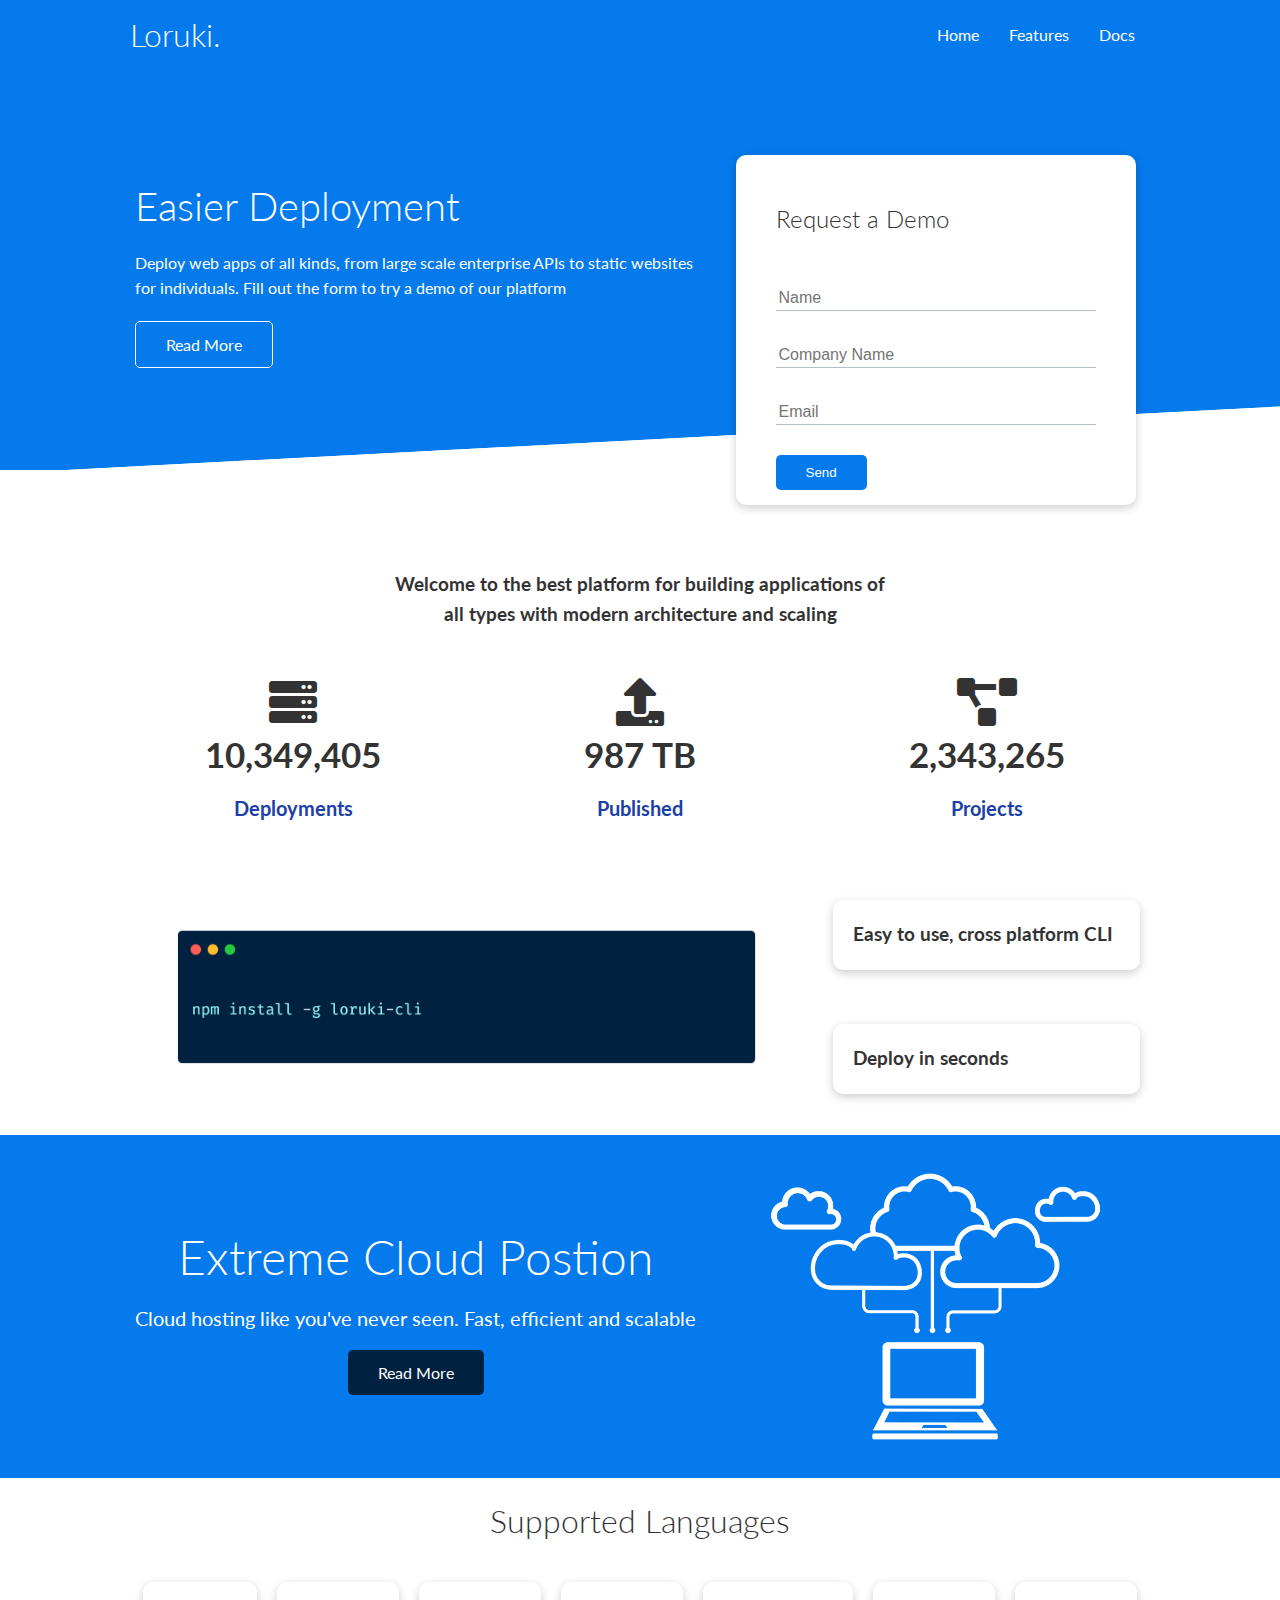
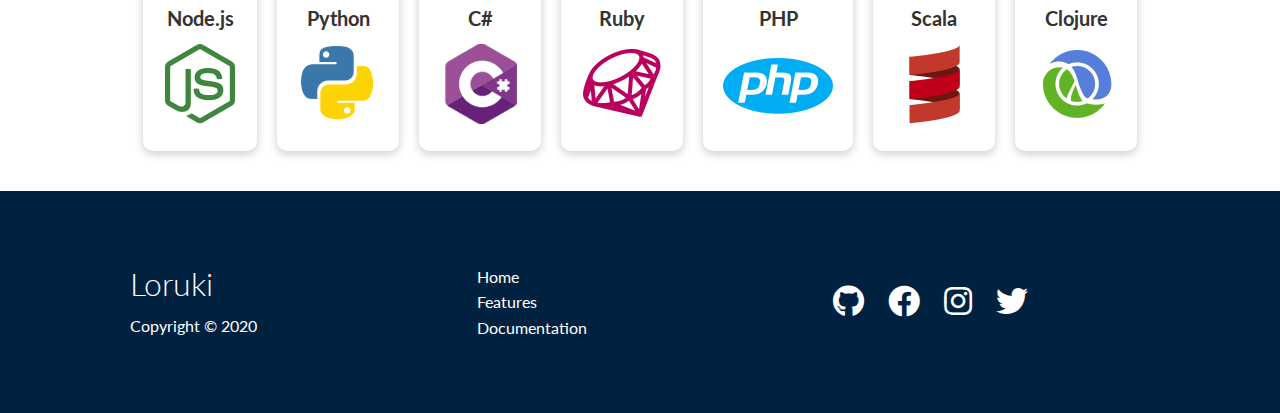
<file: index.html>
<!DOCTYPE html>
<html lang="en">
<head>
   <meta charset="UTF-8">
   <meta name="viewport" content="width=device-width, initial-scale=1.0">
   <link rel="stylesheet" href="utilities.css">
   <link rel="stylesheet" href="style.css">
   <link rel="stylesheet" href="https://cdnjs.cloudflare.com/ajax/libs/font-awesome/5.15.2/css/all.min.css">
   <link rel="shortcut icon" href="img/favicon.png">
   <title>Loruki | Cloud Hosting For Everyone</title>
   <!-- YouTube | https://www.youtube.com/watch?v=p0bGHP-PXD4&t=217s -->
   <!-- GitHub | https://github.com/bradtraversy/loruki-website -->
</head>
<body>
   <!-- Navbar | 4:24 -->
   <div class="navbar">
      <div class="container flex">
         <h1 class="logo">Loruki.</h1>
         <nav>
            <ul>
               <li><a href="index.html">Home</a></li>
               <li><a href="features.html">Features</a></li>
               <li><a href="documentation.html">Docs</a></li>
            </ul>
         </nav>
      </div>
   </div>

   <!-- Showcase | 16:24 -->
   <section class="showcase">
      <div class="container grid">
         <div class="showcase-text">
            <h1>Easier Deployment</h1>
            <p>Deploy web apps of all kinds, from large scale enterprise APIs to static websites for individuals. Fill out the form to try a demo of our platform</p>
            <a href="features.html" class="btn btn-outline">Read More</a>
         </div>
         <div class="showcase-form card">
            <h2>Request a Demo</h2>
            <form name="contact" method="POST" data-netlify="true" netlify-honeypot="bot-field">
               <input type="hidden" name="form-name" value="contact">
               <p class="hidden">
                  <label>Don't fill this out if you're human: <input name="bot-field" /></label>
               </p>
               <div class="form-control">
                  <input type="text" name="name" placeholder="Name" required>
               </div>
               <div class="form-control">
                  <input type="text" name="companay" placeholder="Company Name" required>
               </div>
               <div class="form-control">
                  <input type="email" name="email" placeholder="Email" required>
               </div>
               <input type="submit" value="Send" class="btn btn-primary">
            </form>
         </div>
      </div>
   </section>

   <!-- Stats | 39:53 -->
   <section class="stats">
      <div class="container">
         <h3 class="stats-heading text-center my-1">Welcome to the best platform for building applications of all types with modern architecture and scaling</h3>
         <div class="grid grid-3 text-center my-4">
            <div>
               <i class="fas fa-server fa-3x"></i>
               <h3>10,349,405</h3>
               <p class="text-secondary">Deployments</p>
            </div>
            <div>
               <i class="fas fa-upload fa-3x"></i>
               <h3>987 TB</h3>
               <p class="text-secondary">Published</p>
            </div>
            <div>
               <i class="fas fa-project-diagram fa-3x"></i>
               <h3>2,343,265</h3>
               <p class="text-secondary">Projects</p>
            </div>
         </div>
      </div>
   </section>

   <!-- CLI | 53:30 -->
   <section class="cli">
      <div class="container grid">
         <img src="img/cli.png" alt="">
         <div class="card">
            <h3>Easy to use, cross platform CLI</h3>
         </div>
         <div class="card">
            <h3>Deploy in seconds</h3>
         </div>
      </div>
   </section>

   <!-- Cloud | 57:42 -->
   <section class="cloud bg-primary my-2 py-2">
      <div class="container grid">
         <div class="text-center">
            <h2 class="lg">Extreme Cloud Postion</h2>
            <p class="lead my-1">Cloud hosting like you've never seen. Fast, efficient and scalable</p>
            <a href="features.html" class="btn btn-dark">Read More</a>
         </div>
         <img src="img/cloud.png" alt="">
      </div>
   </section>

   <!-- Languages | 1:05:41 -->
   <section class="languages">
      <h2 class="md text-center my-2">Supported Languages</h2>
      <div class="container flex">
         <div class="card">
            <h4>Node.js</h4>
            <img src="img/logos/node.png">
         </div>
         <div class="card">
            <h4>Python</h4>
            <img src="img/logos/python.png">
         </div>
         <div class="card">
            <h4>C#</h4>
            <img src="img/logos/csharp.png">
         </div>
         <div class="card">
            <h4>Ruby</h4>
            <img src="img/logos/ruby.png">
         </div>
         <div class="card">
            <h4>PHP</h4>
            <img src="img/logos/php.png">
         </div>
         <div class="card">
            <h4>Scala</h4>
            <img src="img/logos/scala.png">
         </div>
         <div class="card">
            <h4>Clojure</h4>
            <img src="img/logos/clojure.png">
         </div>
      </div>
   </section>

   <!-- Footer | 1:10:05 -->
   <footer class="footer bg-dark py-5">
      <div class="container grid grid-3">
         <div>
            <h1>Loruki</h1>
            <p>Copyright &copy; 2020</p>
         </div>
         <nav>
            <ul>
               <li><a href="index.html">Home</a></li>
               <li><a href="features.html">Features</a></li>
               <li><a href="documentation.html">Documentation</a></li>
            </ul>
         </nav>
         <div class="social">
            <a href="#"><i class="fab fa-github fa-2x"></i></a>
            <a href="#"><i class="fab fa-facebook fa-2x"></i></a>
            <a href="#"><i class="fab fa-instagram fa-2x"></i></a>
            <a href="#"><i class="fab fa-twitter fa-2x"></i></a>
         </div>
      </div>
   </footer>
</body>
</html>
</file>
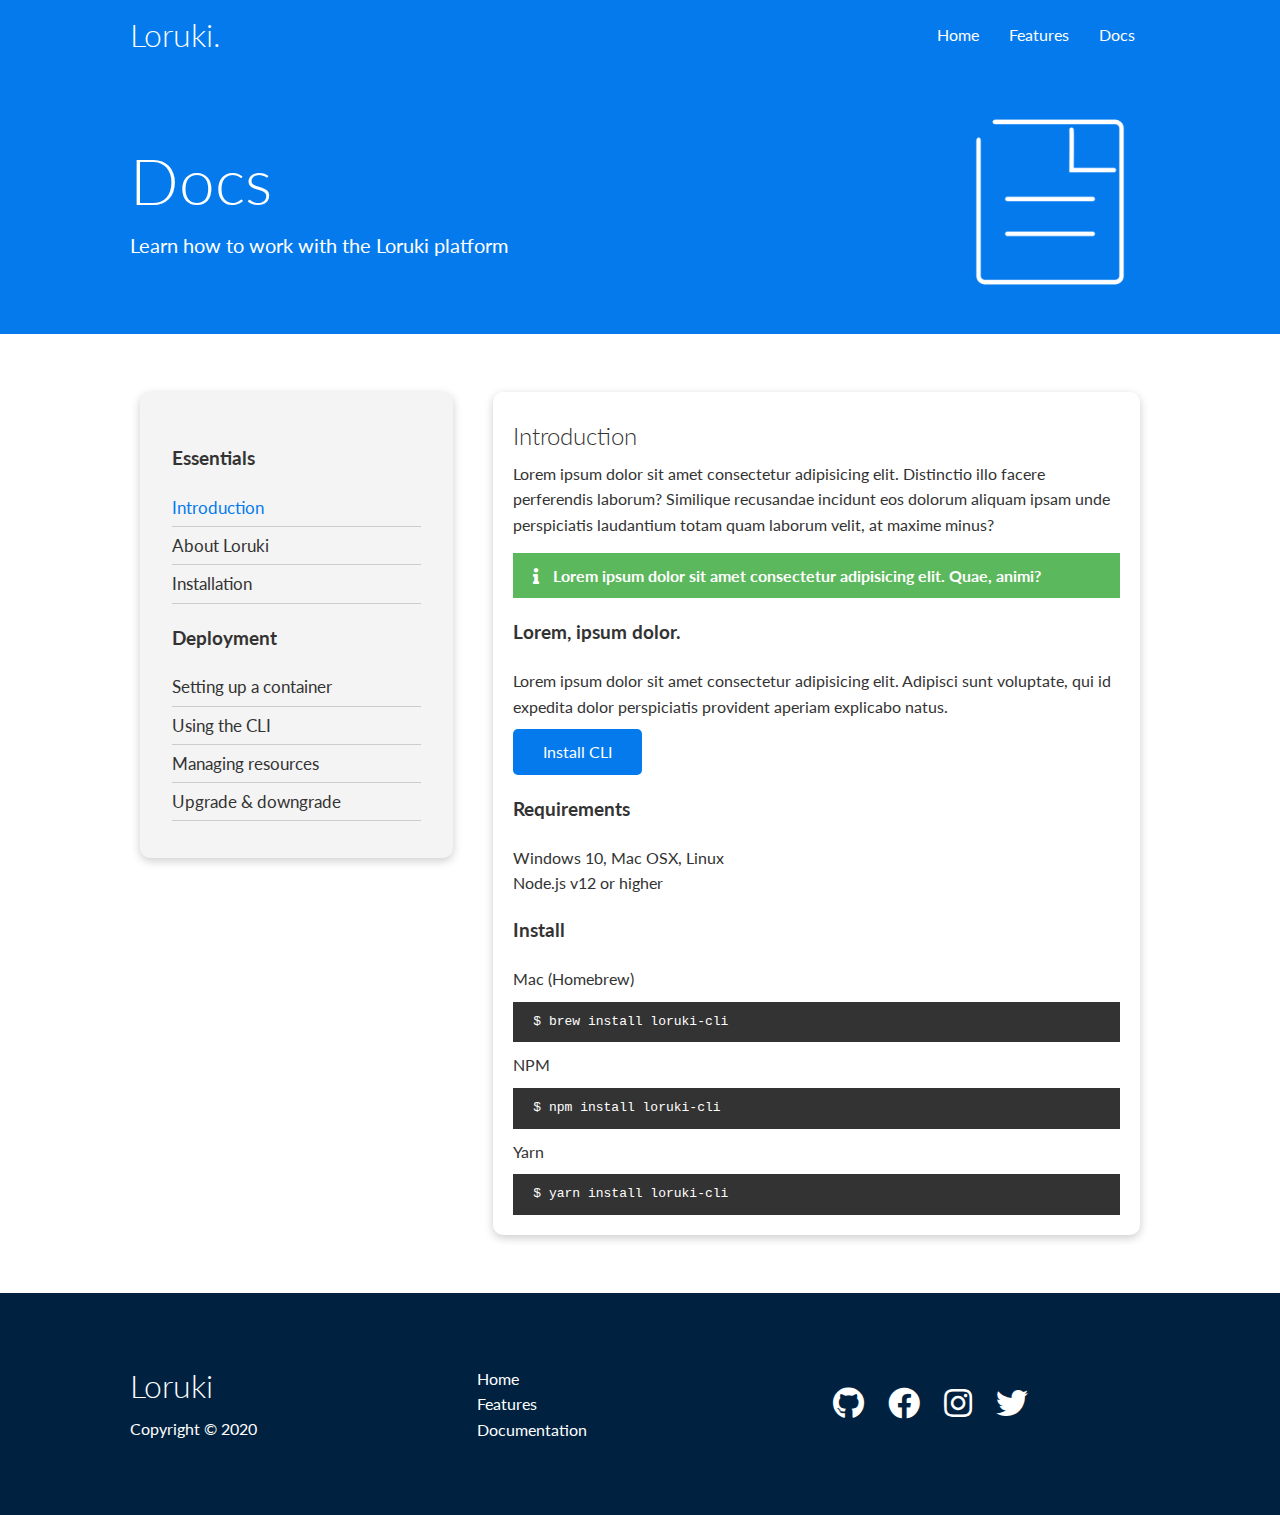
<file: documentation.html>
<!DOCTYPE html>
<html lang="en">
<head>
   <meta charset="UTF-8">
   <meta name="viewport" content="width=device-width, initial-scale=1.0">
   <link rel="stylesheet" href="utilities.css">
   <link rel="stylesheet" href="style.css">
   <link rel="stylesheet" href="https://cdnjs.cloudflare.com/ajax/libs/font-awesome/5.15.2/css/all.min.css">
   <link rel="shortcut icon" href="img/favicon.png">
   <title>Loruki | Cloud Hosting For Everyone</title>
   <!-- YouTube | https://www.youtube.com/watch?v=p0bGHP-PXD4&t=217s -->
   <!-- GitHub | https://github.com/bradtraversy/loruki-website -->
</head>
<body>
   <div class="navbar">
      <div class="container flex">
         <h1 class="logo">Loruki.</h1>
         <nav>
            <ul>
               <li><a href="index.html">Home</a></li>
               <li><a href="features.html">Features</a></li>
               <li><a href="documentation.html">Docs</a></li>
            </ul>
         </nav>
      </div>
   </div>

   <!-- Head | 1:33:10 -->
   <section class="docs-head bg-primary py-3">
       <div class="container grid">
           <div>
               <h1 class="xl">Docs</h1>
               <p class="lead">Learn how to work with the Loruki platform</p>
           </div>
           <img src="img/docs.png" alt="">
       </div>
   </section>

   <!-- Docs main | 1:34:12 -->
   <section class="docs-main my-4">
       <div class="container grid">
           <div class="card bg-light p-3">
               <h3 class="my-2">Essentials</h3>
               <nav>
                   <ul>
                       <li><a class="text-primary" href="#">Introduction</a></li>
                       <li><a href="#">About Loruki</a></li>
                       <li><a href="#">Installation</a></li>
                   </ul>
               </nav>
               <h3 class="my-2">Deployment</h3>
               <nav>
                   <ul>
                       <li><a href="#">Setting up a container</a></li>
                       <li><a href="#">Using the CLI</a></li>
                       <li><a href="#">Managing resources</a></li>
                       <li><a href="#">Upgrade & downgrade</a></li>
                   </ul>
               </nav>
           </div>
           <div class="card">
               <h2>Introduction</h2>
               <p>Lorem ipsum dolor sit amet consectetur adipisicing elit. Distinctio illo facere perferendis laborum? Similique recusandae incidunt eos dolorum aliquam ipsam unde perspiciatis laudantium totam quam laborum velit, at maxime minus?</p>
               <div class="alert alert-success">
                   <i class="fas fa-info"></i> Lorem ipsum dolor sit amet consectetur adipisicing elit. Quae, animi?
               </div>
               <h3>Lorem, ipsum dolor.</h3>
               <p>Lorem ipsum dolor sit amet consectetur adipisicing elit. Adipisci sunt voluptate, qui id expedita dolor perspiciatis provident aperiam explicabo natus.</p>
               <a href="#" class="btn btn-primary">Install CLI</a>
               <h3>Requirements</h3>
               <ul>
                   <li>Windows 10, Mac OSX, Linux</li>
                   <li>Node.js v12 or higher</li>
               </ul>
               <h3>Install</h3>
               <p>Mac (Homebrew)</p>
               <pre><code>$ brew install loruki-cli</code></pre>
               <p>NPM</p>
               <pre><code>$ npm install loruki-cli</code></pre>
               <p>Yarn</p>
               <pre><code>$ yarn install loruki-cli</code></pre>
           </div>
       </div>
   </section>


   <footer class="footer bg-dark py-5">
      <div class="container grid grid-3">
         <div>
            <h1>Loruki</h1>
            <p>Copyright &copy; 2020</p>
         </div>
         <nav>
            <ul>
               <li><a href="index.html">Home</a></li>
               <li><a href="features.html">Features</a></li>
               <li><a href="documentation.html">Documentation</a></li>
            </ul>
         </nav>
         <div class="social">
            <a href="#"><i class="fab fa-github fa-2x"></i></a>
            <a href="#"><i class="fab fa-facebook fa-2x"></i></a>
            <a href="#"><i class="fab fa-instagram fa-2x"></i></a>
            <a href="#"><i class="fab fa-twitter fa-2x"></i></a>
         </div>
      </div>
   </footer>
</body>
</html>
</file>
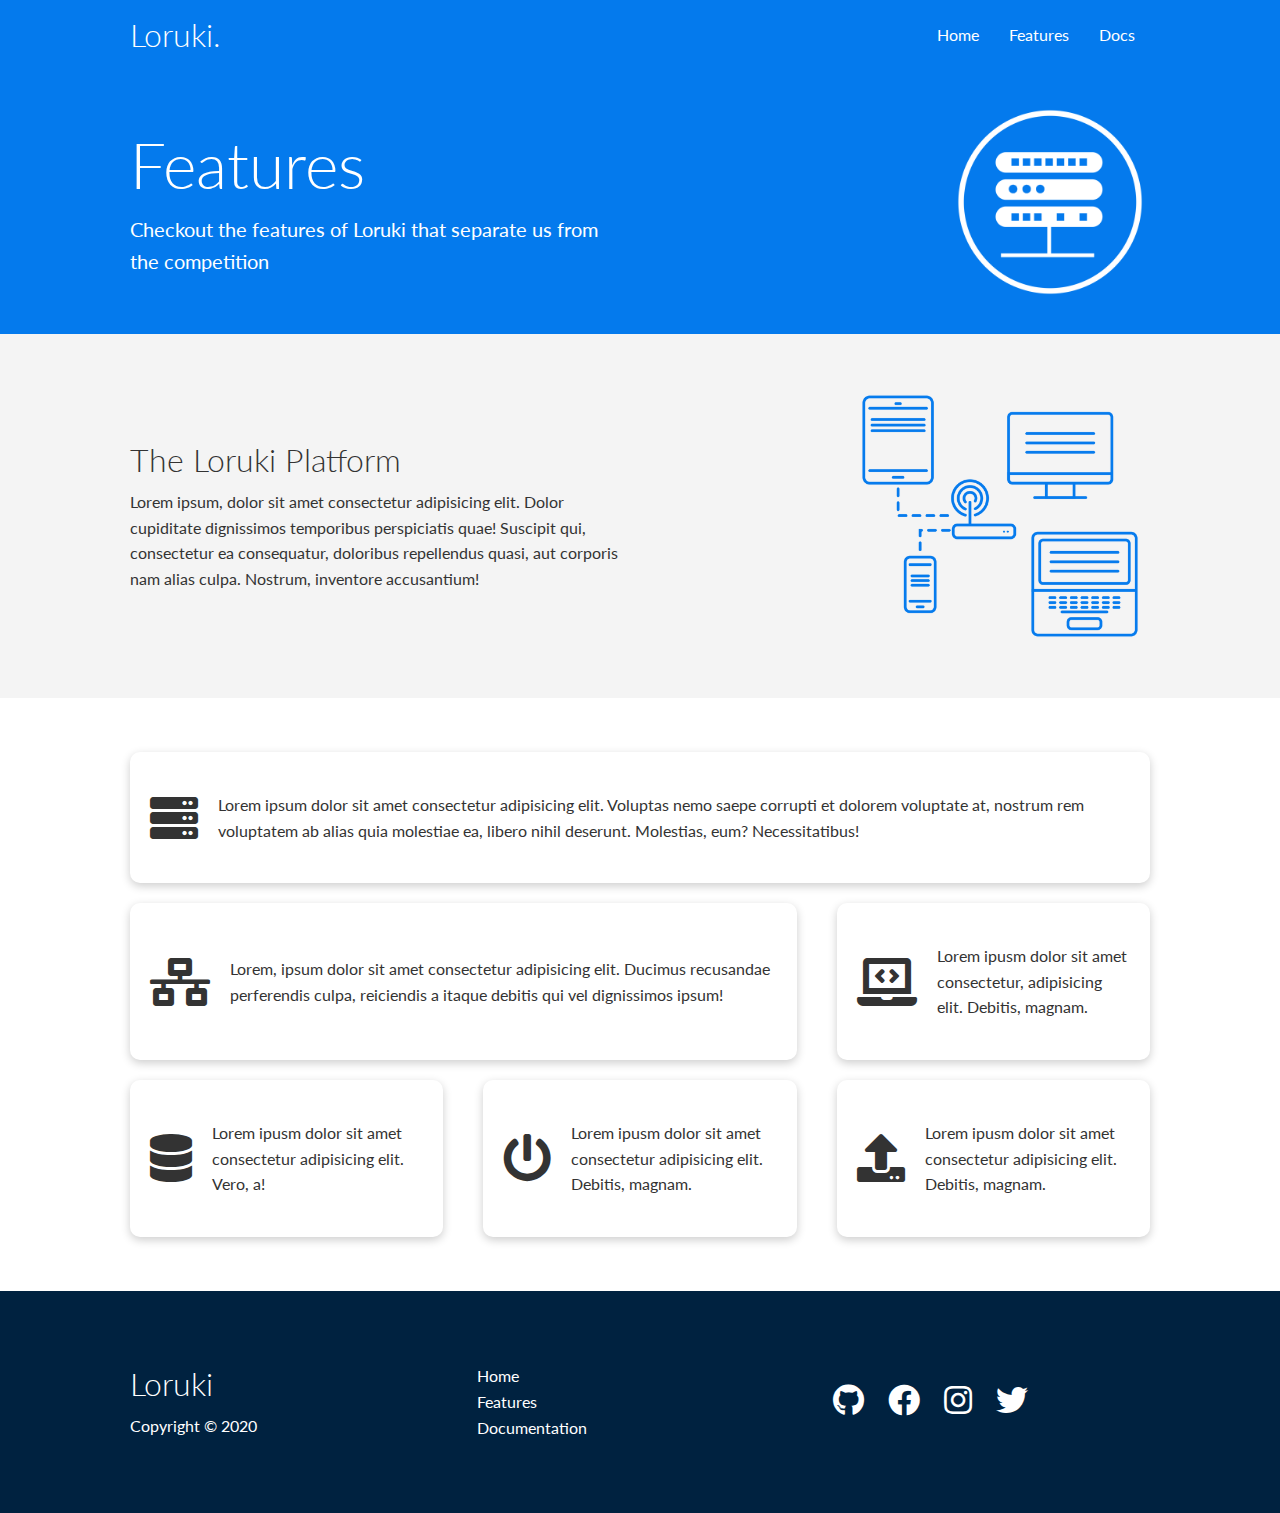
<file: features.html>
<!DOCTYPE html>
<html lang="en">
<head>
   <meta charset="UTF-8">
   <meta name="viewport" content="width=device-width, initial-scale=1.0">
   <link rel="stylesheet" href="utilities.css">
   <link rel="stylesheet" href="style.css">
   <link rel="stylesheet" href="https://cdnjs.cloudflare.com/ajax/libs/font-awesome/5.15.2/css/all.min.css">
   <link rel="shortcut icon" href="img/favicon.png">
   <title>Loruki | Cloud Hosting For Everyone</title>
   <!-- YouTube | https://www.youtube.com/watch?v=p0bGHP-PXD4&t=217s -->
   <!-- GitHub | https://github.com/bradtraversy/loruki-website -->
   <!-- features.html | 1:21:58 -->
</head>
<body>
   <div class="navbar">
      <div class="container flex">
         <h1 class="logo">Loruki.</h1>
         <nav>
            <ul>
               <li><a href="index.html">Home</a></li>
               <li><a href="features.html">Features</a></li>
               <li><a href="documentation.html">Docs</a></li>
            </ul>
         </nav>
      </div>
   </div>

   <!-- Head | 1:23:07 -->
   <section class="features-head bg-primary py-3">
       <div class="container grid">
           <div>
               <h1 class="xl">Features</h1>
               <p class="lead">Checkout the features of Loruki that separate us from the competition</p>
           </div>
           <img src="img/server.png" alt="">
       </div>
   </section>

   <!-- Subhead | 1:25:45 -->
   <section class="features-sub-head bg-light py-3">
       <div class="container grid">
        <div>
            <h1 class="md">The Loruki Platform</h1>
            <p>Lorem ipsum, dolor sit amet consectetur adipisicing elit. Dolor cupiditate dignissimos temporibus perspiciatis quae! Suscipit qui, consectetur ea consequatur, doloribus repellendus quasi, aut corporis nam alias culpa. Nostrum, inventore accusantium!</p>
        </div>
        <img src="img/server2.png" alt="">
       </div>
   </section>

   <!-- 1:28:00 -->
   <section class="features-main my-2">
       <div class="container grid grid-3">
           <div class="card flex">
               <i class="fas fa-server fa-3x"></i>
                <p>Lorem ipsum dolor sit amet consectetur adipisicing elit. Voluptas nemo saepe corrupti et dolorem voluptate at, nostrum rem voluptatem ab alias quia molestiae ea, libero nihil deserunt. Molestias, eum? Necessitatibus!</p>
           </div>
           <div class="card flex">
               <i class="fas fa-network-wired fa-3x"></i>
                <p>Lorem, ipsum dolor sit amet consectetur adipisicing elit. Ducimus recusandae perferendis culpa, reiciendis a itaque debitis qui vel dignissimos ipsum!</p>
            </div>
            <div class="card flex">
                <i class="fas fa-laptop-code fa-3x"></i>
                <p>Lorem ipusm dolor sit amet consectetur, adipisicing elit. Debitis, magnam.</p>
            </div>
            <div class="card flex">
                <i class="fas fa-database fa-3x"></i>
                <p>Lorem ipusm dolor sit amet consectetur adipisicing elit. Vero, a!</p>
            </div>
            <div class="card flex">
                <i class="fas fa-power-off fa-3x"></i>
                <p>Lorem ipusm dolor sit amet consectetur adipisicing elit. Debitis, magnam.</p>
            </div>
            <div class="card flex">
                <i class="fas fa-upload fa-3x"></i>
                <p>Lorem ipusm dolor sit amet consectetur adipisicing elit. Debitis, magnam.</p>
            </div>
        </div>
    </section>

   <footer class="footer bg-dark py-5">
      <div class="container grid grid-3">
         <div>
            <h1>Loruki</h1>
            <p>Copyright &copy; 2020</p>
         </div>
         <nav>
            <ul>
               <li><a href="index.html">Home</a></li>
               <li><a href="features.html">Features</a></li>
               <li><a href="documentation.html">Documentation</a></li>
            </ul>
         </nav>
         <div class="social">
            <a href="#"><i class="fab fa-github fa-2x"></i></a>
            <a href="#"><i class="fab fa-facebook fa-2x"></i></a>
            <a href="#"><i class="fab fa-instagram fa-2x"></i></a>
            <a href="#"><i class="fab fa-twitter fa-2x"></i></a>
         </div>
      </div>
   </footer>
</body>
</html>
</file>
<file: utilities.css>
/* Utilities | 20:13 */
.container {
   max-width: 1100px;
   margin: 0 auto;
   overflow: auto;
   padding: 0 40px;
}
.card {
   background-color: #fff;
   border-radius: 10px;
   color: #333;
   box-shadow: 0 3px 10px rgba(0,0,0,0.2);
   padding: 20px;
   margin: 10px;
}
.btn {
   display: inline-block;
   padding: 10px 30px;
   cursor: pointer;
   background: var(--primary-color);
   color: #fff;
   border: none;
   border-radius: 5px;
}
.btn-outline {
   background-color: transparent;
   border: 1px solid #fff;
}
.btn:hover {
   transform: scale(.98);
}

/* Backgrounds and colored buttons | 1:01:03 */
.bg-primary,
.btn-primary {
   background-color: var(--primary-color);
   color: #fff;
}
.bg-secondary,
.btn-secondary {
   background-color: var(--secondary-color);
   color: #fff;
}
.bg-dark,
.btn-dark {
   background-color: var(--dark-color);
   color: #fff;
}
.bg-light,
.btn-light {
   background-color: var(--light-color);
   color: #333;
}
.bg-primary a,
.btn-primary a,
.bg-secondary a,
.btn-secondary a,
.bg-dark a,
.btn-dark a {
   color: #fff;
}

/* Text colors */
.text-primary {
   color: var(--primary-color);
}
.text-secondary {
   color: var(--secondary-color);
}
.text-dark {
   color: var(--dark-color);
}
.text-light {
   color: var(--light-color);
}

/* Text Sizes | 1:04:17 */
.lead {
   font-size: 20px;
}
.sm {
   font-size: 1rem;
}
.md {
   font-size: 2rem;
}
.lg {
   font-size: 3rem;
}
.xl {
   font-size: 4rem;
}
.text-center {
   text-align: center;
}

/* Alert | 1:43:03 */
.alert {
   background-color: var(--light-color);
   padding: 10px 20px;
   font-weight: bold;
   margin: 15px 0;
}
.alert i {
   margin-right: 10px;
}
.alert-success {
   background-color: var(--success-color);
   color: #fff;
}
.alert-error {
   background-color: var(--error-color);
   color: #fff;
}

/* Flex and Grid */
.flex {
   display: flex;
   justify-content: center;
   align-items: center;
   height: 100%;
}
.grid {
   display: grid;
   grid-template-columns: repeat(2, 1fr);
   gap: 20px;
   justify-content: center;
   align-items: center;
   height: 100%;
}
.grid-3 {
   grid-template-columns: repeat(3, 1fr);
}

/* Margin | 46:58 */
.my-1 {
   margin: 1rem 0;
}
.my-2 {
   margin: 1.5rem 0;
}
.my-3 {
   margin: 2rem 0;
}
.my-4 {
   margin: 3rem 0;
}
.my-5 {
   margin: 4rem 0;
}
.m-1 {
   margin: 1rem;
}
.m-2 {
   margin: 1.5rem;
}
.m-3 {
   margin: 2rem;
}
.m-4 {
   margin: 3rem;
}
.m-5 {
   margin: 4rem;
}

/* Padding | 49:57 */
.py-1 {
   padding: 1rem 0;
}
.py-2 {
   padding: 1.5rem 0;
}
.py-3 {
   padding: 2rem 0;
}
.py-4 {
   padding: 3rem 0;
}
.py-5 {
   padding: 4rem 0;
}
.p-1 {
   padding: 1rem;
}
.p-2 {
   padding: 1.5rem;
}
.p-3 {
   padding: 2rem;
}
.p-4 {
   padding: 3rem;
}
.p-5 {
   padding: 4rem;
}
</file>
<file: style.css>
/* Loruki | 6:32 */
@import url('https://fonts.googleapis.com/css2?family=Lato:wght@300&display=swap');

:root {
   --primary-color: #047aed;
   --secondary-color: #1c3fa8;
   --dark-color: #002240;
   --light-color: #f4f4f4;
   --success-color: #5cb85c;
   --error-color: #d9534f;
}
* {
   box-sizing: border-box;
   padding: 0;
   margin: 0;
}
body {
   font-family: 'Lato', sans-serif;
   color: #333333;
   line-height: 1.6;
}
ul {
   list-style-type: none;
}
a {
   text-decoration: none;
   color: #333;
}
h1,
h2 {
   font-weight: 300;
   line-height: 1.2;
   margin: 10px 0;
}
p {
   margin: 10px 0;
}
img {
   width: 100%;
}

code, pre {
   background: #333;
   color: #fff;
   padding: 10px;
}

.hidden {
   visibility: hidden;
   height: 0;
}

/* Navbar | 20:08 */
.navbar {
   background-color: var(--primary-color);
   color: #fff;
   height: 70px;
}
.navbar ul {
   display: flex;
}
.navbar a {
   color: #fff;
   padding: 10px;
   margin: 0 5px;
}
.navbar a:hover {
   border-bottom: 2px #fff solid;
}
.navbar .flex {
   justify-content: space-between;
}

/* Showcase | 20:40 */
.showcase {
   height: 400px;
   background-color:var(--primary-color);
   color: #fff;
   position: relative;
}
.showcase h1 {
   font-size: 40px;
}
.showcase p {
   margin: 20px 0;
}
.showcase .grid {
   overflow: visible;
   grid-template-columns: 55% auto;
   gap: 30px;
}
.showcase-text {
   animation: slideInFromLeft 1s ease-in;
}
.showcase-form {
   position: relative;
   top: 60px;
   height: 350px;
   width: 400px;
   padding: 40px;
   z-index: 100;
   justify-self: flex-end;
   animation: slideInFromRight 1s ease-in;
}
.showcase-form .form-control {
   margin: 30px 0;
}
.showcase-form input[type='text'],
.showcase-form input[type='email'] {
   border: 0;
   border-bottom: 1px solid #b4becb;
   width: 100%;
   padding: 3px;
   font-size: 16px;
}
.showcase-form input:focus {
   outline: none;
}
.showcase::before,
.showcase::after {
   content: '';
   position: absolute;
   height: 100px;
   bottom: -70px;
   right: 0;
   left: 0;
   background: #fff;
   transform: skewY(-3deg);
   -webkit-transform: skewY(-3deg);
   -moz-transform: skewY(-3deg);
   -ms-transform: skewY(-3deg);
}

/* Stats | 43:55 */
.stats {
   padding-top: 100px;
   animation: slideInFromBottom 1s ease-in;
}
.stats-heading {
   max-width: 500px;
   margin: auto;
}
.stats .grid h3 {
   font-size: 35px;
}
.stats .grid p {
   font-size: 20px;
   font-weight: bold;
}

/* CLI | 54:33 */
.cli .grid {
   grid-template-columns: repeat(3, 1fr);
   grid-template-rows: repeat(2, 1fr);
}
.cli .grid > *:first-child {
   grid-column: 1 / span 2;
   grid-row: 1 / span 2;
}

/* Cloud 1:00:22 */
.cloud .grid {
   grid-template-columns: 4fr 3fr;
}

/* Languages | 1:07:10 */
.languages .flex {
   flex-wrap: wrap;
}
.languages .card {
   text-align: center;
   margin: 18px 10px 40px;
   transition: transform 0.2s ease-in;
}
.languages .card h4 {
   font-size: 20px;
   margin-bottom: 10px;
}
.languages .card:hover {
   transform: translateY(-15px);
}

/* Features | 1:24:38 */
.features-head img, .docs-head img {
   width: 200px;
   justify-self: flex-end;
}
.features-sub-head img {
   width: 300px;
   justify-self: flex-end;
}
.features-main .card > i {
   margin-right: 20px;
}
.features-main .grid {
   padding: 30px;
}
.features-main .grid > *:first-child {
   grid-column: 1 / span 3;
}
.features-main .grid > *:nth-child(2) {
   grid-column: 1 / span 2;
}

/* Docs | 1:40:00 */
.docs-main h3 {
   margin: 20px 0;
}
.docs-main .grid {
   grid-template-columns: 1fr 2fr;
   align-items: flex-start;
}
.docs-main nav li {
   font-size: 17px;
   padding-bottom: 5px;
   margin-bottom: 5px;
   border-bottom: 1px #ccc solid;
}
.docs-main a:hover {
   font-weight: bold;
}

/* Footer | 1:13:42 */
.footer .social a {
   margin: 0 10px;
}

/* Animations | 1:52:05 */
@keyframes slideInFromLeft {
   0% {
      transform: translateX(-100%);
   }
   100% {
      transform: translateX(0);
   }
}
@keyframes slideInFromRight {
   0% {
      transform: translateX(100%);
   }
   100% {
      transform: translateX(0);
   }
}
@keyframes slideInFromTop {
   0% {
      transform: translateY(-100%);
   }
   100% {
      transform: translateY(0);
   }
}
@keyframes slideInFromBottom {
   0% {
      transform: translateY(100%);
   }
   100% {
      transform: translateY(0);
   }
}

/* Tablets and under | 1:17:38 */
@media(max-width: 768px) {
   .grid,
   .showcase .grid,
   .stats .grid,
   .cli .grid,
   .cloud .grid,
   .features-main .grid,
   .docs-main .grid {
      grid-template-columns: 1fr;
      grid-template-rows: 1fr;
   }
   .showcase {
      height: auto;
   }
   .showcase-text {
      text-align: center;
      margin-top: 40px;
      animation: slideInFromTop 1s ease-in;
   }
   .showcase-form {
      justify-self: center;
      margin: auto;
      animation: slideInFromBottom 1s ease-in;
   }
   .cli .grid > *:first-child {
      grid-column: 1;
      grid-row: 1;
   }
   .features-head,
   .features-sub-head,
   .docs-head {
      text-align: center;
   }
   .features-head img,
   .features-sub-head img,
   .docs-head img {
      justify-self: center;
   }
   .features-main .grid > *:first-child,
   .features-main .grid > *:nth-child(2) {
      grid-column: 1;
   }
}

/* Mobile | 1:14:45 */
@media(max-width: 500px) {
   .navbar {
      height: 110px;
   }
   .navbar .flex {
      flex-direction: column;
   }
   .navbar ul {
      padding: 10px;
      background: rgba(0,0,0,0.1);
   }
   .showcase-form {
      width: 300px;
   }
}
</file>
